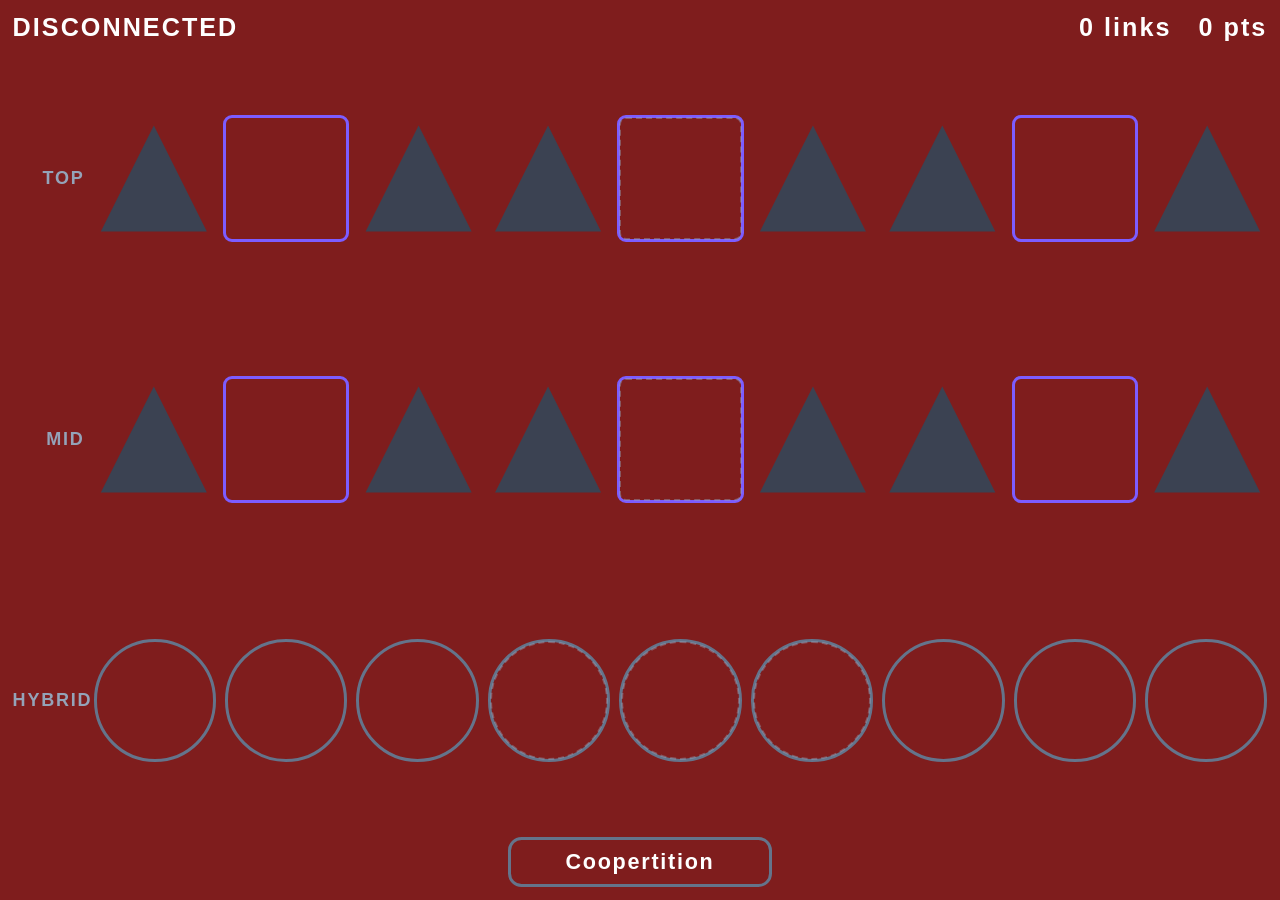
<file: src/main/deploy/chargedup/index.html>
<!--
  Charged Up (2023) dashboard web app -- served off the RoboRIO by DashboardBridge.startWebServer(),
  paired with frc.robot.subsystems.chargedupobserver.ChargedUpObserver. NT4.js / msgpack.js are
  vendored verbatim from FRC 6328 (Mechanical-Advantage) and need no changes.

  The alliance community grid: 3 rows of 9 nodes. index.js fills each .grid-row with 9 .node
  buttons -- cube nodes in columns 1/4/7 of the top and middle rows, cone nodes elsewhere, hybrid
  across the bottom row. Tap a node to toggle it. The center 3 columns are the coopertition zone.
  Row channels (grid_top / grid_middle / grid_bottom) are 9-bit bitfield ints; coopertition is a
  bool the human toggles; links is read-only (the robot counts three-in-a-row).
-->
<html>
  <head>
    <meta charset="UTF-8" />
    <meta
      name="viewport"
      content="width=device-width, initial-scale=1.0, maximum-scale=1.0, user-scalable=no"
    />
    <link rel="stylesheet" href="index.css" />
    <script src="index.js" type="module"></script>
    <title>Charged Up &mdash; FRC 4143</title>
  </head>
  <body>
    <div class="status-bar">
      <span class="status-label"></span>
      <span class="readouts">
        <span class="links">0 links</span>
        <span class="points">0 pts</span>
      </span>
    </div>

    <div class="grid">
      <div class="grid-row" data-row="top"><span class="row-label">TOP</span></div>
      <div class="grid-row" data-row="middle"><span class="row-label">MID</span></div>
      <div class="grid-row" data-row="bottom"><span class="row-label">HYBRID</span></div>
    </div>

    <div class="controls">
      <button class="coop">Coopertition</button>
    </div>
  </body>
</html>
</file>
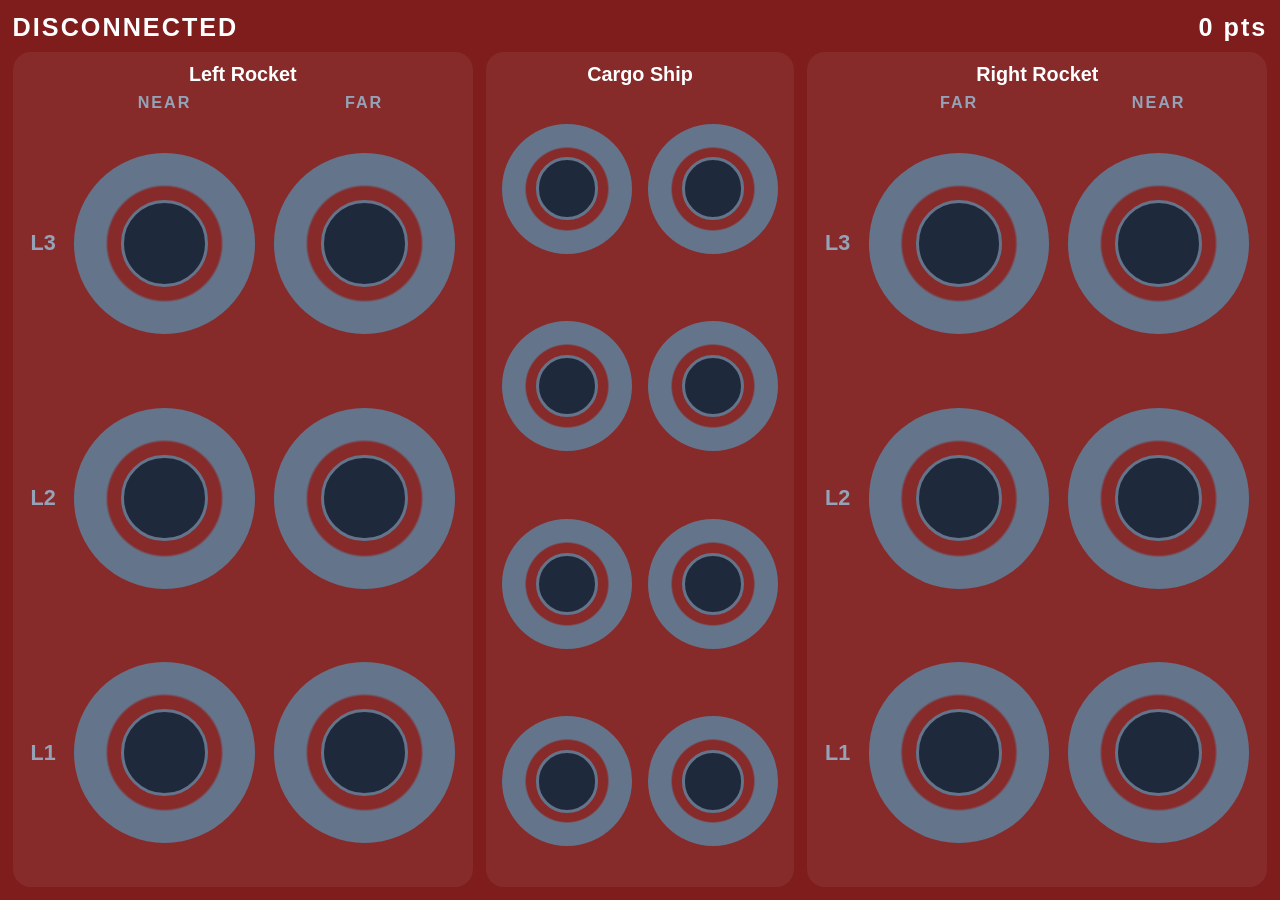
<file: src/main/deploy/deepspace/index.html>
<!--
  Deep Space (2019) dashboard web app -- served off the RoboRIO by DashboardBridge.startWebServer(),
  paired with frc.robot.subsystems.deepspaceobserver.DeepSpaceObserver. NT4.js / msgpack.js are
  vendored verbatim from FRC 6328 (Mechanical-Advantage) and need no changes.

  Laid out like the field: Left Rocket on the left, Cargo Ship in the center, Right Rocket on the
  right. Each bay is a donut whose RING is the hatch panel and whose CENTER DOT is the cargo -- tap
  the ring to toggle that bay's hatch bit, tap the dot to toggle its cargo bit. index.js reads
  data-hatch / data-cargo / data-levels|data-rows / data-cols off each .structure and builds the
  bays; keep data-hatch / data-cargo in sync with the DashboardChannel names in
  DeepSpaceObserver.java.
-->
<html>
  <head>
    <meta charset="UTF-8" />
    <meta
      name="viewport"
      content="width=device-width, initial-scale=1.0, maximum-scale=1.0, user-scalable=no"
    />
    <link rel="stylesheet" href="index.css" />
    <script src="index.js" type="module"></script>
    <title>Deep Space &mdash; FRC 4143</title>
  </head>
  <body>
    <div class="status-bar">
      <span class="status-label"></span>
      <span class="points">0 pts</span>
    </div>

    <div class="field">
      <section
        class="structure"
        data-hatch="left_rocket_hatch"
        data-cargo="left_rocket_cargo"
        data-levels="3"
        data-cols="2"
        data-columns="NEAR,FAR"
      >
        <h2>Left Rocket</h2>
        <div class="bays"></div>
      </section>

      <section
        class="structure cargo-ship"
        data-hatch="cargo_ship_hatch"
        data-cargo="cargo_ship_cargo"
        data-rows="4"
        data-cols="2"
      >
        <h2>Cargo Ship</h2>
        <div class="bays"></div>
      </section>

      <section
        class="structure"
        data-hatch="right_rocket_hatch"
        data-cargo="right_rocket_cargo"
        data-levels="3"
        data-cols="2"
        data-columns="FAR,NEAR"
      >
        <h2>Right Rocket</h2>
        <div class="bays"></div>
      </section>
    </div>
  </body>
</html>
</file>
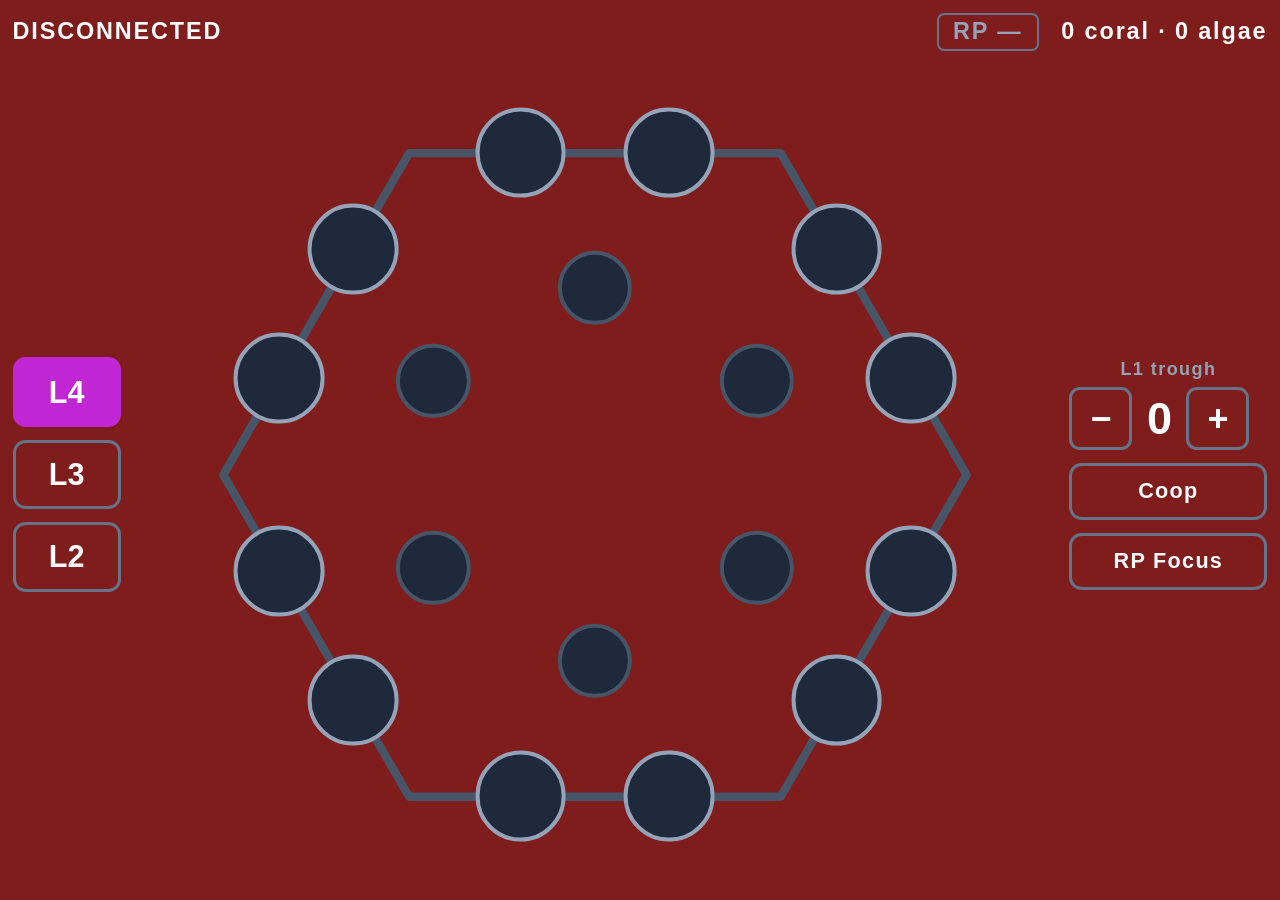
<file: src/main/deploy/reefscape/index.html>
<!--
  Reefscape (2025) dashboard web app -- served off the RoboRIO by DashboardBridge.startWebServer(),
  paired with frc.robot.subsystems.reefscapeobserver.ReefscapeObserver. NT4.js / msgpack.js are
  vendored verbatim from FRC 6328 (Mechanical-Advantage) and need no changes.

  The reef: pick a level (L4 / L3 / L2), tap a branch to toggle coral on that level, tap an algae
  marker to toggle algae. L1 (trough) is a count on the right, with coop / RP-focus toggles. The
  robot reports IS_ELIMS and RP-complete back read-only and can override coop / rp_focus. index.js
  generates the 12 branches + 6 algae; keep the topic names in sync with ReefscapeObserver.java.
-->
<html>
  <head>
    <meta charset="UTF-8" />
    <meta
      name="viewport"
      content="width=device-width, initial-scale=1.0, maximum-scale=1.0, user-scalable=no"
    />
    <link rel="stylesheet" href="index.css" />
    <script src="index.js" type="module"></script>
    <title>Reefscape &mdash; FRC 4143</title>
  </head>
  <body>
    <div class="status-bar">
      <span class="status-label"></span>
      <span class="readouts">
        <span class="elims" hidden>ELIMS</span>
        <span class="rp">RP &mdash;</span>
        <span class="coral-count">0 coral</span>
      </span>
    </div>

    <div class="main">
      <div class="levels">
        <button class="level" data-level="l4">L4</button>
        <button class="level" data-level="l3">L3</button>
        <button class="level" data-level="l2">L2</button>
      </div>

      <div class="reef"><div class="reef-inner"></div></div>

      <div class="side">
        <div class="l1">
          <div class="l1-label">L1 trough</div>
          <div class="l1-counter">
            <button class="l1-minus">&minus;</button>
            <span class="l1-value">0</span>
            <button class="l1-plus">+</button>
          </div>
        </div>
        <button class="toggle coop">Coop</button>
        <button class="toggle rp-focus">RP Focus</button>
      </div>
    </div>
  </body>
</html>
</file>
<file: src/main/deploy/chargedup/index.css>
/*
  Charged Up (2023) dashboard styling -- intentionally plain.
  The community grid: 3 rows of 9 nodes. Cube = square, cone = triangle, hybrid = pill.
  Sizes in vh/vw so it scales to the tablet it is opened on.
*/

* {
  box-sizing: border-box;
}

body {
  margin: 0;
  padding: 1.4vh;
  height: 100vh;
  display: flex;
  flex-direction: column;
  gap: 1.2vh;
  overflow: hidden;
  overscroll-behavior: none;
  font-family: Helvetica, Arial, sans-serif;
  user-select: none;
  -webkit-user-select: none;
  cursor: default;
  color: #fff;

  /* Show the disconnected state until index.js proves otherwise. */
  background-color: #7f1d1d;
}

body.connected {
  background-color: #1e293b;
}

/* ***** STATUS BAR ***** */

.status-bar {
  flex: none;
  display: flex;
  align-items: center;
  justify-content: space-between;
  font-size: 2.8vh;
  font-weight: bold;
  letter-spacing: 0.08em;
}

.status-label::after {
  content: "DISCONNECTED";
}
body.connected .status-label::after {
  content: "CONNECTED";
}

.readouts {
  display: flex;
  gap: 3vh;
}

.links,
.points {
  font-variant-numeric: tabular-nums;
}

/* ***** GRID ***** */

.grid {
  flex: 1;
  min-height: 0;
  display: flex;
  flex-direction: column;
  gap: 1vh;
}

.grid-row {
  flex: 1;
  min-height: 0;
  display: flex;
  align-items: center;
  gap: 1vh;
}

.row-label {
  flex: none;
  width: 8vh;
  font-size: 2vh;
  font-weight: 700;
  letter-spacing: 0.1em;
  color: #94a3b8;
  text-align: right;
}

/* ***** NODES ***** */

.node {
  flex: 1 1 0;
  min-width: 0;
  aspect-ratio: 1;
  max-height: 100%;
}

/* cube -- square, columns 1/4/7 of the top and middle rows */
.node.cube {
  border-radius: 1vh;
  border: 0.4vh solid #7c5cff;
  background: transparent;
}
.node.cube.on {
  background: #7c5cff;
}

/* cone -- triangle (clip-path clips borders, so it carries a faint fill even when off) */
.node.cone {
  clip-path: polygon(50% 6%, 6% 94%, 94% 94%);
  background: #3b4252;
}
.node.cone.on {
  background: #f2c94c;
}

/* hybrid -- pill, the whole bottom row */
.node.hybrid {
  border-radius: 999px;
  border: 0.4vh solid #64748b;
  background: transparent;
}
.node.hybrid.on {
  background: #64748b;
}

/* the three center columns are the coopertition zone */
.node.coop-zone {
  outline: 0.25vh dashed rgba(148, 163, 184, 0.45);
  outline-offset: -0.5vh;
}

/* ***** CONTROLS ***** */

.controls {
  flex: none;
  display: flex;
  justify-content: center;
}

.coop {
  font: inherit;
  font-size: 2.4vh;
  font-weight: 700;
  letter-spacing: 0.08em;
  color: #fff;
  padding: 1vh 6vh;
  border-radius: 1.5vh;
  border: 0.4vh solid #64748b;
  background: transparent;
}
.coop.active {
  background: #22c55e;
  border-color: #22c55e;
  color: #0b1120;
}
</file>
<file: src/main/deploy/deepspace/index.css>
/*
  Deep Space (2019) dashboard styling -- intentionally plain.
  Landscape layout, arranged like the field: Left Rocket | Cargo Ship | Right Rocket.
  Sizes in vh/vw so it scales to the tablet it is opened on.
*/

* {
  box-sizing: border-box;
}

body {
  margin: 0;
  padding: 1.4vh;
  height: 100vh;
  display: flex;
  flex-direction: column;
  gap: 1.2vh;
  overflow: hidden;
  overscroll-behavior: none;
  font-family: Helvetica, Arial, sans-serif;
  user-select: none;
  -webkit-user-select: none;
  cursor: default;
  color: #fff;

  /* Show the disconnected state until index.js proves otherwise. */
  background-color: #7f1d1d;
}

body.connected {
  background-color: #1e293b;
}

/* ***** STATUS BAR ***** */

.status-bar {
  flex: none;
  display: flex;
  align-items: center;
  justify-content: space-between;
  font-size: 2.8vh;
  font-weight: bold;
  letter-spacing: 0.08em;
}

.status-label::after {
  content: "DISCONNECTED";
}
body.connected .status-label::after {
  content: "CONNECTED";
}

.points {
  font-variant-numeric: tabular-nums;
}

/* ***** FIELD: three structures side by side ***** */

.field {
  flex: 1;
  min-height: 0;
  display: flex;
  flex-direction: row;
  gap: 1.4vh;
}

.structure {
  background-color: rgba(255, 255, 255, 0.06);
  border-radius: 2vh;
  padding: 1.2vh 1.4vh;
  flex: 1.15; /* rockets get more width than the center column */
  min-width: 0;
  overflow: hidden;
  display: flex;
  flex-direction: column;
  gap: 0.8vh;
}

.structure.cargo-ship {
  flex: 0.75;
}

.structure h2 {
  margin: 0;
  flex: none;
  font-size: 2.2vh;
  font-weight: 600;
  text-align: center;
}

.bays {
  flex: 1;
  min-height: 0;
  display: flex;
  flex-direction: column;
  gap: 0.8vh;
}

/* Column headers over the rockets (NEAR / FAR). Same flex shape as a .bay-row so the labels line
   up with the bay columns below: an empty .level-label gutter, then one flexed cell per column. */
.col-headers {
  flex: none;
  display: flex;
  align-items: center;
  justify-content: space-evenly;
  gap: 0.8vh;
}

.col-header {
  flex: 1 1 0;
  min-width: 0;
  text-align: center;
  font-size: 1.8vh;
  font-weight: 700;
  letter-spacing: 0.12em;
  color: #94a3b8;
}

.bay-row {
  flex: 1;
  min-height: 0;
  display: flex;
  align-items: center;
  justify-content: space-evenly;
  gap: 0.8vh;
}

.level-label {
  flex: none;
  width: 4vh;
  text-align: center;
  font-size: 2.4vh;
  font-weight: 700;
  color: #94a3b8;
}

/* ***** BAY = donut (hatch ring) + center dot (cargo) *****
   .bay is a square sized by the row height; flexbox shrinks it (aspect-ratio keeps it square) when
   two won't fit the row width, so the donut is always the largest circle that fits. The ring is a
   radial-gradient so its thickness scales with the donut. */

.bay {
  flex: 1 1 0;
  min-width: 0;
  aspect-ratio: 1;
  max-height: 100%;
  display: flex;
  align-items: center;
  justify-content: center;
}

.bay .hatch {
  width: 94%;
  height: 94%;
  border-radius: 50%;
  background: radial-gradient(circle at center, #0000 0 44%, #64748b 46% 100%);
  display: flex;
  align-items: center;
  justify-content: center;
}
.bay .hatch.on {
  background: radial-gradient(circle at center, #0000 0 44%, #fbbf24 46% 100%);
}

.bay .cargo {
  width: 48%;
  height: 48%;
  border-radius: 50%;
  border: 0.4vh solid #64748b;
  background: #1e293b;
}
.bay .cargo.on {
  background: #f97316; /* scored cargo */
  border-color: #f97316;
}
</file>
<file: src/main/deploy/reefscape/index.css>
/*
  Reefscape (2025) dashboard styling -- intentionally plain.
  Level selector | reef (12 branches + 6 algae around a circle) | L1 counter + toggles.
  Sizes in vh/vw so it scales to the tablet it is opened on.
*/

* {
  box-sizing: border-box;
}

body {
  margin: 0;
  padding: 1.4vh;
  height: 100vh;
  display: flex;
  flex-direction: column;
  gap: 1.2vh;
  overflow: hidden;
  overscroll-behavior: none;
  font-family: Helvetica, Arial, sans-serif;
  user-select: none;
  -webkit-user-select: none;
  cursor: default;
  color: #fff;

  /* Show the disconnected state until index.js proves otherwise. */
  background-color: #7f1d1d;
}

body.connected {
  background-color: #1e293b;
}

/* ***** STATUS BAR ***** */

.status-bar {
  flex: none;
  display: flex;
  align-items: center;
  justify-content: space-between;
  font-size: 2.6vh;
  font-weight: bold;
  letter-spacing: 0.08em;
}

.status-label::after {
  content: "DISCONNECTED";
}
body.connected .status-label::after {
  content: "CONNECTED";
}

.readouts {
  display: flex;
  align-items: center;
  gap: 2.5vh;
}

.coral-count {
  font-variant-numeric: tabular-nums;
}

.elims {
  padding: 0.4vh 1.6vh;
  border-radius: 0.8vh;
  background: #ef4444;
}

.rp {
  padding: 0.4vh 1.6vh;
  border-radius: 0.8vh;
  border: 0.3vh solid #64748b;
  color: #94a3b8;
}
.rp.met {
  border-color: #22c55e;
  background: #22c55e;
  color: #0b1120;
}

/* ***** MAIN: levels | reef | side ***** */

.main {
  flex: 1;
  min-height: 0;
  display: flex;
  gap: 2vh;
}

.levels,
.side {
  flex: none;
  display: flex;
  flex-direction: column;
  gap: 1.4vh;
  justify-content: center;
}

.level {
  font: inherit;
  font-size: 3.4vh;
  font-weight: 700;
  color: #fff;
  width: 12vh;
  padding: 1.6vh 0;
  border-radius: 1.4vh;
  border: 0.4vh solid #64748b;
  background: transparent;
}
.level.active {
  background: #c026d3;
  border-color: #c026d3;
}

/* ***** REEF ***** */

/* the reef must be a true square (branches are circles), so size it off the smaller dimension:
   height fills .main, width follows the ratio, max-width clamps and aspect-ratio recomputes. */
/* .reef fills the middle of .main and centres the square .reef-inner inside it. */
.reef {
  flex: 1 1 0;
  min-width: 0;
  display: flex;
  align-items: center;
  justify-content: center;
}

.reef-inner {
  height: 100%;
  aspect-ratio: 1;
  max-width: 100%;
  position: relative;
}

/* the hexagon outline -- the 6 reef faces */
.reef-outline {
  position: absolute;
  inset: 0;
  width: 100%;
  height: 100%;
  overflow: visible;
}
.reef-outline polygon {
  fill: none;
  stroke: #475569;
  stroke-width: 1;
  stroke-linejoin: round;
}

.branch,
.algae {
  position: absolute;
  transform: translate(-50%, -50%);
  border-radius: 50%;
  aspect-ratio: 1;
}

.branch {
  width: 11%;
  border: 0.5vh solid #94a3b8;
  background: #1e293b; /* opaque so it reads as sitting on the face line */
}
.branch.on {
  background: #c026d3; /* coral scored on the selected level */
  border-color: #d946ef;
}

.algae {
  width: 9%;
  border: 0.5vh solid #475569;
  background: #1e293b;
}
.algae.on {
  background: #0891b2;
  border-color: #22d3ee;
}

/* ***** SIDE: L1 counter + toggles ***** */

.l1 {
  text-align: center;
}
.l1-label {
  font-size: 2vh;
  font-weight: 700;
  letter-spacing: 0.08em;
  color: #94a3b8;
  margin-bottom: 0.8vh;
}
.l1-counter {
  display: flex;
  align-items: center;
  gap: 1vh;
}
.l1-counter button {
  font: inherit;
  font-size: 4vh;
  font-weight: 700;
  color: #fff;
  width: 7vh;
  height: 7vh;
  border-radius: 1.2vh;
  border: 0.4vh solid #64748b;
  background: transparent;
}
.l1-value {
  font-size: 5vh;
  font-weight: 700;
  min-width: 4vh;
  text-align: center;
  font-variant-numeric: tabular-nums;
}

.toggle {
  font: inherit;
  font-size: 2.4vh;
  font-weight: 700;
  letter-spacing: 0.06em;
  color: #fff;
  width: 22vh;
  padding: 1.4vh 0;
  border-radius: 1.4vh;
  border: 0.4vh solid #64748b;
  background: transparent;
}
.toggle.active {
  background: #22c55e;
  border-color: #22c55e;
  color: #0b1120;
}
</file>
